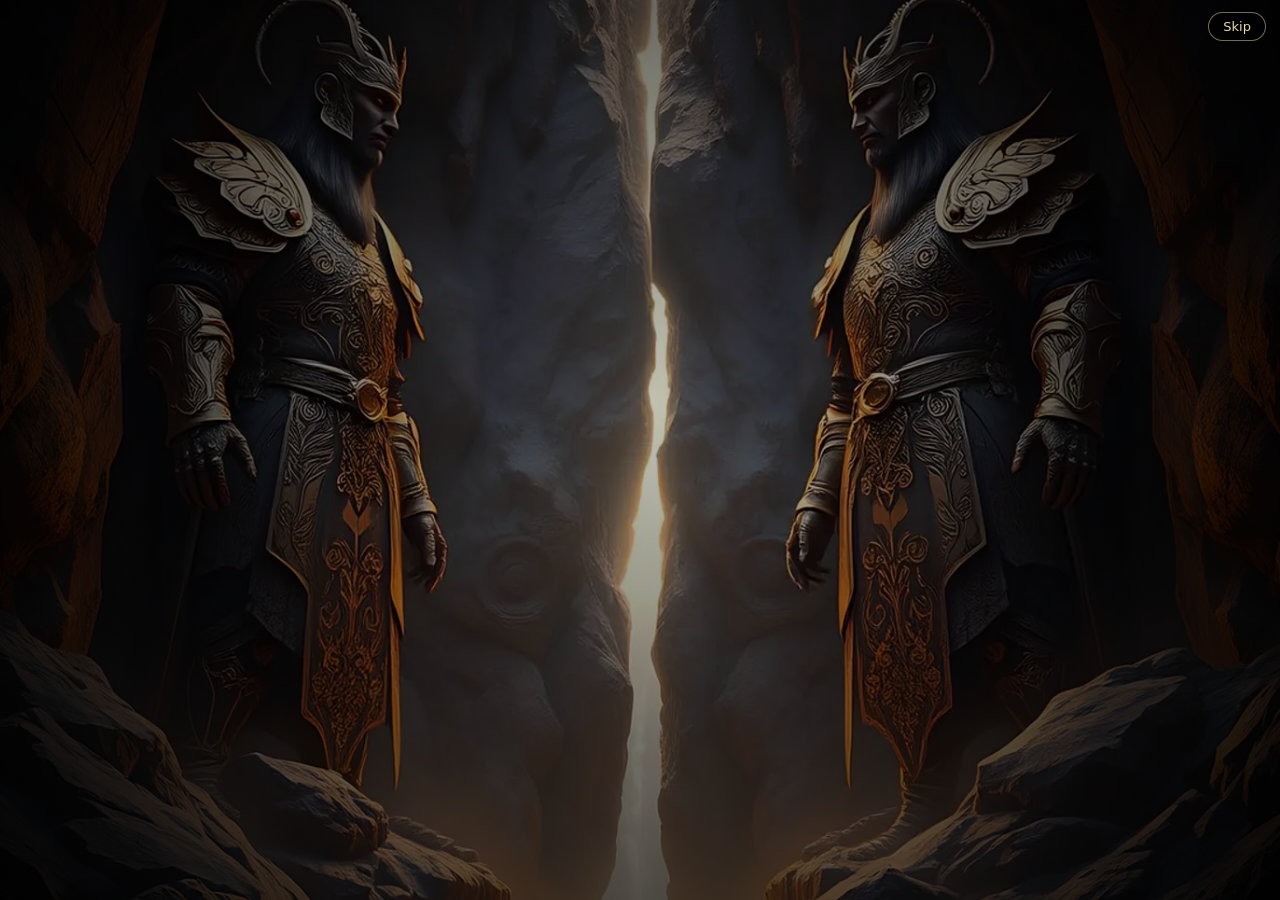
<file: index.html>
<!doctype html>
<html lang="ko">
<head>
  <meta charset="utf-8">
  <meta name="viewport" content="width=device-width,initial-scale=1,maximum-scale=1,user-scalable=no,viewport-fit=cover">
  <meta name="theme-color" content="#07070b">
  <meta name="mobile-web-app-capable" content="yes">
  <!-- home-screen name follows the page language: Korean by default, src/i18n swaps it when the language is set or changed -->
  <meta name="apple-mobile-web-app-title" content="심연의 기사">
  <meta name="application-name" content="심연의 기사">
  <title>심연의 기사</title>
  <link rel="stylesheet" href="styles/main.css">
  <script src="https://woomars.github.io/count.js" defer></script>
</head>
<body>
  <div id="stage">
    <canvas id="game"></canvas>
    <div id="ui"></div>
  </div>
  <script type="module" src="src/app/main.js?v=20261123-133449"></script>
</body>
</html>
</file>
<file: styles/main.css>
html, body {
  margin: 0;
  height: 100%;
  overflow: hidden;
  background: #07070b;
  color: #ddd6c4;
  font-family: system-ui, -apple-system, "Noto Sans KR", "Hiragino Sans", "Yu Gothic UI", "Yu Gothic", Meiryo, "Noto Sans JP", sans-serif;
  touch-action: none;
  user-select: none;
  -webkit-user-select: none;
  -webkit-touch-callout: none;
  -webkit-tap-highlight-color: transparent;
  overscroll-behavior: none;
}
/* the stage is rotated ±90° by JS when the viewport is portrait (forced landscape) */
#stage {
  position: fixed;
  left: 0;
  top: 0;
  transform-origin: 0 0;
  overflow: hidden;
}
#game {
  position: absolute;
  inset: 0;
  display: block;
  touch-action: none;
}
#ui {
  position: absolute;
  inset: 0;
  pointer-events: none;
}
.start-screen {
  position: fixed; inset: 0; z-index: 20; display: flex; align-items: center; justify-content: center;
  background: radial-gradient(ellipse at 50% 35%, #2a1430 0%, #0b0710 55%, #050308 100%);
  touch-action: none;
}
.start-screen .hint { font-size: 12px; color: #7d7290; }
#ui .interactive { pointer-events: auto; }

.hidden { display: none !important; }

/* top HUD */
.hud {
  position: absolute;
  top: calc(8px + env(safe-area-inset-top));
  left: calc(12px + env(safe-area-inset-left));
  right: calc(12px + env(safe-area-inset-right));
  display: flex;
  align-items: flex-start;
  justify-content: space-between;
  font-size: 12px;
}
.hud-left { display: flex; flex-direction: column; gap: 3px; }
.hp {
  position: relative; width: 170px; height: 14px; border: 1px solid #5a2a2a; background: #1a0d10; border-radius: 3px; overflow: hidden;
}
.hp-trail { position: absolute; inset: 0; width: 100%; background: #f2ece4; }
.hp-fill { position: absolute; inset: 0; background: linear-gradient(#c0392b, #7d1f17); }
.hp-text { position: absolute; inset: 0; font-size: 10px; line-height: 14px; text-align: center; color: #f4e6e6; text-shadow: 0 0 2px #000; }
.meta { display: flex; gap: 10px; color: #b3a8c4; }
.lv { color: #e8d9a8; font-weight: 700; }
.hud-center { color: #b3a8c4; padding-top: 2px; }
.hud-center .kills { color: #f0e6cf; font-weight: 700; font-size: 15px; }
.pause {
  width: 44px; height: 44px; border-radius: 10px; border: 1px solid #5a4f66; background: rgba(23, 18, 29, 0.8);
  color: #e8e3d6; font-size: 14px; letter-spacing: -2px; padding: 0; touch-action: none;
}

/* overlays */
.overlay {
  position: absolute; inset: 0; display: flex; align-items: center; justify-content: center;
  background: rgba(4, 3, 8, 0.72); pointer-events: auto;
}
.panel {
  display: flex; flex-direction: column; align-items: stretch; gap: 8px; min-width: 240px;
  padding: 16px 20px; background: #15111c; border: 1px solid #3b2f4f; border-radius: 12px;
}
.panel h2 { margin: 0 0 4px; font-size: 18px; text-align: center; color: #e8d9a8; }
.panel p { margin: 0 0 6px; font-size: 13px; text-align: center; color: #b3a8c4; }
.panel .row { display: flex; gap: 8px; }
.panel .row button { flex: 1; }
.panel button {
  min-height: 42px; border-radius: 8px; border: 1px solid #4a3d5c; background: #221a2c; color: #e8e3d6;
  font: inherit; font-size: 15px;
}
.panel button.primary { background: #3a2f45; border-color: #c9a86a; }
.panel button.danger { background: #4a1c1c; border-color: #a8443c; }
.rotate-card { display: flex; flex-direction: column; align-items: center; gap: 10px; padding: 24px; text-align: center; }
.rotate-card .brand {
  font-size: 52px; font-weight: 800; letter-spacing: 6px; color: #e8d9a8;
  text-shadow: 0 0 18px rgba(201, 168, 106, 0.55), 0 2px 0 #3a2410;
}
.rotate-card .brand-sub { margin-top: -8px; font-size: 13px; font-weight: 700; letter-spacing: 8px; color: #c9a86a; opacity: 0.8; }
.rotate-card .tagline { font-size: 14px; color: #b3a8c4; }
.rotate-card .blade {
  width: 180px; height: 3px; margin: 18px 0; border-radius: 2px;
  background: linear-gradient(90deg, transparent, #fff3c4, #c9a86a, transparent);
  box-shadow: 0 0 12px #ffd28a; transform: rotate(-18deg);
}
.rotate-card h2 { margin: 0; font-size: 17px; color: #e8d9a8; }

/* debug panel (?debug=1) */
.debug {
  position: absolute; z-index: 50; left: calc(8px + env(safe-area-inset-left)); top: 64px; bottom: 8px; width: 270px;
  display: flex; flex-direction: column; background: rgba(10, 8, 14, 0.88); border: 1px solid #3b2f4f;
  border-radius: 8px; font-size: 10px; color: #cfc6dc; overflow: hidden;
}
.debug.collapsed { display: none; } /* opened from the pause menu */
.debug.collapsed .dbody { display: none; }
.dhead { display: flex; align-items: center; gap: 8px; padding: 4px; }
.dhead button, .dbtns button {
  font: inherit; font-size: 11px; padding: 6px 8px; border-radius: 6px; border: 1px solid #4a3d5c; background: #221a2c; color: #e8e3d6;
}
.fps { color: #9fd8ff; margin-left: auto; }
.dhead button.on { border-color: #c9a86a; color: #ffe08a; }
.debug.wide { width: min(560px, calc(100% - 16px - env(safe-area-inset-left))); }
/* [튜닝] tab */
.dtune { flex: 1; min-height: 0; display: flex; flex-direction: column; padding: 0 6px 6px; gap: 4px; }
.dtune[hidden], .dbody[hidden] { display: none; }
.ttabs { display: flex; gap: 3px; overflow-x: auto; flex: none; padding-bottom: 2px; }
.ttabs button, .tacts button { font: inherit; font-size: 11px; padding: 5px 7px; border-radius: 6px; border: 1px solid #4a3d5c; background: #221a2c; color: #cfc6dc; white-space: nowrap; }
.ttabs button.on { border-color: #c9a86a; color: #ffe08a; }
.ttabs button.dirty::after { content: " •"; color: #ff9a6a; }
.tacts { display: flex; gap: 6px; flex: none; }
.tsp { flex: 1; }
.tmsg { color: #9fe0a0; font-size: 10px; flex: none; }
.tform { flex: 1; min-height: 0; overflow-y: auto; touch-action: pan-y; user-select: text; -webkit-user-select: text; }
.tnote { color: #8c829c; font-size: 9.5px; margin: 4px 0 1px; line-height: 1.35; }
.trow { display: flex; align-items: center; gap: 6px; padding: 2px 0; }
.trow.wide { flex-direction: column; align-items: stretch; }
.tk { flex: 1; min-width: 0; color: #e8e3d6; overflow-wrap: anywhere; }
.trow input[type=number], .trow input[type=text] { width: 84px; font: inherit; font-size: 11px; padding: 3px 4px; border-radius: 4px; border: 1px solid #4a3d5c; background: #120e17; color: #fff; user-select: text; -webkit-user-select: text; }
.trow textarea { font: inherit; font-size: 11px; background: #120e17; color: #fff; border: 1px solid #4a3d5c; border-radius: 4px; user-select: text; -webkit-user-select: text; }
.tarr { display: flex; gap: 3px; flex-wrap: wrap; justify-content: flex-end; }
.tarr input[type=number] { width: 52px; }
.tgrp { margin: 3px 0; padding-left: 8px; border-left: 1px solid #3b2f4f; }
.tgrp > summary { color: #b9a6d8; font-weight: bold; cursor: pointer; padding: 2px 0; }
.dbody { overflow-y: auto; padding: 4px 6px 8px; touch-action: pan-y; }
.dbtns { display: flex; gap: 6px; margin-bottom: 6px; align-items: center; }
.dbtns select { flex: 1; min-width: 0; font: inherit; font-size: 11px; padding: 5px 4px; border-radius: 6px; border: 1px solid #4a3d5c; background: #221a2c; color: #e8e3d6; }
.drow { display: grid; grid-template-columns: 1fr; margin-bottom: 4px; }
.drow input { width: 100%; }
.drow output { color: #e8d9a8; }
.dexport { width: 100%; height: 120px; font-size: 9px; }
.dsec { margin: 8px 0 4px; color: #e8d9a8; font-size: 11px; font-weight: bold; }
.dsec span { color: #8c829c; font-weight: normal; font-size: 9px; }
.dup { display: grid; grid-template-columns: 1fr 26px 22px 26px; gap: 4px; align-items: center; margin-bottom: 3px; }
.dup button { font: inherit; font-size: 12px; padding: 3px 0; border-radius: 5px; border: 1px solid #4a3d5c; background: #221a2c; color: #e8e3d6; }
.dup b { text-align: center; color: #fff; }
.dsh-t { margin: 6px 0 2px; color: #b9a6d8; font-weight: bold; border-bottom: 1px solid #3b2f4f; }
.dsh-r { display: grid; grid-template-columns: 1fr auto 52px; gap: 4px; line-height: 1.6; }
.dsh-r b { color: #fff; font-weight: normal; text-align: right; }
.dsh-r i { font-style: normal; text-align: right; color: #8c829c; }
.dsh-r i.up { color: #7ee08a; }
.dsh-r i.down { color: #ff8a7a; }
.dsh-fx { color: #e8d9a8; line-height: 1.5; }

/* special attack buttons (bottom-left corner by default; free positions after the layout mode) */
.skills {
  position: absolute;
  left: calc(14px + env(safe-area-inset-left));
  bottom: calc(14px + env(safe-area-inset-bottom));
  width: 170px;
  height: 160px;
}
.skill {
  --cd: 0%;
  position: absolute;
  width: 64px;
  height: 64px;
  border-radius: 50%;
  border: 2px solid #c9a86a;
  background:
    conic-gradient(rgba(7, 7, 11, 0.78) var(--cd), transparent 0),
    radial-gradient(circle at 50% 40%, #3a2f45, #17121d);
  color: #f0e6cf;
  font: inherit;
  padding: 0;
  touch-action: none;
  box-shadow: 0 0 12px rgba(201, 168, 106, 0.25);
  transition: transform 0.08s;
}
.skill.cooling { border-color: #5a4f66; box-shadow: none; }
.skill.fired { transform: scale(0.88); }
.skill.cooling .icon { opacity: 0.2; }
.skill .icon { font-size: 26px; line-height: 64px; }
.skill .wv-ic { width: 34px; height: 34px; vertical-align: middle; overflow: visible; }
.skill .cd {
  position: absolute; inset: 0; display: flex; align-items: center; justify-content: center;
  font-size: 20px; font-weight: 700; color: #fff; text-shadow: 0 0 4px #000;
}
.skill .label {
  position: absolute; left: 50%; top: 100%; transform: translateX(-50%);
  font-size: 10px; white-space: nowrap; color: #9a8fae; margin-top: 2px;
}
.skill-0 { left: 0; bottom: 14px; }
.skill-1 { left: 84px; bottom: 0; }
.skill-2 { left: 14px; bottom: 96px; }
.skills.custom { left: 0; top: 0; right: 0; bottom: 0; width: auto; height: auto; }
.skills.editing { z-index: 46; }
.skills.editing .skill { outline: 2px dashed #ffe08a; outline-offset: 4px; animation: le-wiggle 1.2s ease-in-out infinite; }
.skills.editing .skill.dragging { animation: none; transform: scale(1.12); }
@keyframes le-wiggle { 50% { transform: rotate(-4deg); } }
.layout-edit { position: absolute; inset: 0; z-index: 45; background: rgba(4, 3, 8, 0.55); display: flex; justify-content: center; align-items: flex-start; }
.le-bar { margin-top: calc(14px + env(safe-area-inset-top)); display: flex; align-items: center; gap: 10px; padding: 8px 12px; border-radius: 10px; background: rgba(21, 17, 28, 0.95); border: 1px solid #c9a86a; color: #f0e6cf; font-size: 14px; max-width: 92%; flex-wrap: wrap; justify-content: center; }

/* low HP warning */
.hud.low-hp .hp { animation: hp-pulse 0.8s ease-in-out infinite; }
@keyframes hp-pulse { 50% { box-shadow: 0 0 10px #ff3b30; } }

/* aiming a directional skill */
.skill.aiming { transform: scale(1.12); border-color: #9fd8ff; box-shadow: 0 0 16px rgba(159, 216, 255, 0.6); }

/* game over */
.game-over { background: rgba(20, 2, 6, 0.8); z-index: 15; }
.game-over .go-title { font-size: 30px; letter-spacing: 6px; color: #ff5a4f; text-shadow: 0 0 14px rgba(255, 60, 50, 0.6); }
.game-over .go-stats { display: flex; gap: 24px; justify-content: center; margin: 6px 0 10px; }
.game-over .go-stats div { display: flex; flex-direction: column; align-items: center; gap: 2px; }
.game-over .go-stats span { font-size: 12px; color: #b3a8c4; }
.game-over .go-stats b { font-size: 22px; color: #e8d9a8; }
.game-over .go-best { margin: 0 0 8px; font-size: 14px; color: #c9bfd8; }
.game-over .go-best.new { color: #ffd76a; font-weight: 700; }

/* dungeon HUD */
.meta .floor { color: #e8d9a8; font-weight: 700; }
.gold-icon { color: #e6c35c; font-size: 10px; }
.meta .gold { color: #f0d890; font-weight: 700; }
.hud-center .left { color: #f0e6cf; font-weight: 700; }

/* center announcement */
.banner { position: absolute; left: 0; right: 0; top: 24%; text-align: center; pointer-events: none; z-index: 6; }
.banner.show { animation: banner-in 0.35s ease-out; }
.banner-title {
  font-size: 30px; font-weight: 800; letter-spacing: 3px; color: #f0dfae;
  text-shadow: 0 0 16px rgba(201, 168, 106, 0.6), 0 2px 0 #000;
}
.banner-sub { margin-top: 4px; font-size: 14px; color: #c9bfd8; text-shadow: 0 1px 0 #000; }
.banner.boss .banner-title { color: #ff8a70; text-shadow: 0 0 18px rgba(255, 70, 50, 0.7), 0 2px 0 #000; }
.banner.reward .banner-title { font-size: 24px; color: #ffe08a; }
@keyframes banner-in { from { opacity: 0; transform: translateY(10px) scale(0.96); } to { opacity: 1; transform: none; } }

/* treasure cards */
.relic-picker { z-index: 12; background: radial-gradient(ellipse at center, rgba(40, 28, 10, 0.78), rgba(4, 3, 8, 0.88)); }
.rp-wrap { display: flex; flex-direction: column; align-items: center; gap: 10px; padding: 0 16px; max-width: 100%; }
.rp-title { margin: 0; font-size: 20px; color: #ffe08a; letter-spacing: 2px; text-shadow: 0 0 14px rgba(255, 200, 90, 0.5), 0 2px 0 #000; animation: banner-in 0.35s ease-out; }
.rp-bottom { display: flex; align-items: center; gap: 14px; opacity: 0; transition: opacity 0.3s; }
.relic-picker.ready .rp-bottom { opacity: 1; }
.rp-hint { font-size: 12px; color: #9c91ad; }
.rp-gold, .rp-price { font-size: 12px; color: #b3a8c4; }
.rp-gold b, .rp-cost { color: #f0d890; }
.gold-icon { color: #f0d890; }
.rp-reroll {
  min-height: 38px; padding: 0 14px; border-radius: 8px; border: 1px solid #c9a86a; background: #3a2f45;
  color: #e8e3d6; font: inherit; font-size: 14px; touch-action: manipulation;
}
.rp-reroll:disabled { opacity: 0.45; border-color: #4a3d5c; }
.rp-rarity em { font-style: normal; color: var(--tc); }
.rp-card.t-1, .rp-card.t-2 { outline: 2px solid var(--tc); outline-offset: 3px; }
.rp-card.t-1 .rp-desc, .rp-card.t-2 .rp-desc { color: var(--tc); font-weight: 700; }
.rp-card.t-2::after {
  content: ''; position: absolute; inset: -6px; pointer-events: none; border-radius: 15px; border: 2px solid var(--tc);
  box-shadow: 0 0 18px var(--tc); opacity: 0.55; animation: rp-shine 1.6s ease-in-out infinite;
}
@keyframes rp-shine { 50% { opacity: 0.15; } }
.rp-cards { display: flex; gap: 14px; justify-content: center; max-width: 100%; }
.rp-card {
  --rc: #a7b0ba;
  position: relative; display: flex; flex-direction: column; align-items: center; gap: 6px;
  width: min(30vw, 168px); min-height: min(58vh, 230px); padding: 12px 10px 14px;
  border: 2px solid var(--rc); border-radius: 12px; color: #e8e3d6; font: inherit; text-align: center;
  background: linear-gradient(180deg, #241c30, #120e18 70%);
  box-shadow: 0 0 0 1px #000, 0 6px 18px rgba(0, 0, 0, 0.6), inset 0 0 22px rgba(0, 0, 0, 0.6);
  opacity: 0; transform: translateY(40px) rotateY(80deg) scale(0.9);
  animation: rp-in 0.45s cubic-bezier(.2, .9, .3, 1.2) var(--d) forwards;
  pointer-events: none; touch-action: manipulation;
}
.relic-picker.ready .rp-card { pointer-events: auto; }
.rp-card.r-rare { box-shadow: 0 0 14px rgba(90, 160, 255, 0.45), 0 6px 18px rgba(0, 0, 0, 0.6), inset 0 0 22px rgba(0, 0, 0, 0.6); }
.rp-card.r-epic { box-shadow: 0 0 20px rgba(194, 124, 255, 0.6), 0 6px 18px rgba(0, 0, 0, 0.6), inset 0 0 22px rgba(0, 0, 0, 0.6); }
.rp-rarity { font-size: 11px; font-weight: 700; letter-spacing: 2px; color: var(--rc); }
.rp-icon {
  display: flex; align-items: center; justify-content: center; width: 60px; height: 60px; margin: 2px 0 4px;
  border-radius: 50%; border: 1px solid var(--rc); color: var(--rc);
  background: radial-gradient(circle, rgba(255, 255, 255, 0.08), transparent 70%);
}
.rp-name { font-size: 16px; color: #f4e6c4; }
.rp-desc { font-size: 13px; line-height: 1.35; color: #c9bfd8; }
.rp-owned { position: absolute; top: 8px; right: 9px; font-size: 10px; color: #9c91ad; }
.rp-card.picked { animation: rp-pick 0.42s ease-out forwards; }
.rp-card.dropped { animation: rp-drop 0.3s ease-in forwards; }
@keyframes rp-in { to { opacity: 1; transform: none; } }
@keyframes rp-pick { 0% { opacity: 1; transform: none; } 40% { transform: scale(1.12); box-shadow: 0 0 34px var(--rc); } 100% { opacity: 0; transform: translateY(-30px) scale(0.8); } }
@keyframes rp-drop { from { opacity: 1; transform: none; } to { opacity: 0; transform: translateY(30px) scale(0.92); } }

/* owned treasures under the HUD */
.relics { display: flex; flex-wrap: wrap; gap: 4px; max-width: 220px; }
.relics .rl { position: relative; display: flex; align-items: center; justify-content: center; width: 22px; height: 22px; border-radius: 5px; border: 1px solid #4a3d5c; background: rgba(23, 18, 29, 0.75); color: #e8d9a8; }
.relics .rl b { position: absolute; right: -3px; bottom: -4px; font-size: 9px; color: #fff; text-shadow: 0 0 2px #000, 0 0 2px #000; }

/* equipment cells */
.icell {
  --gc: #a7b0ba; --qc: transparent;
  position: relative; display: inline-flex; align-items: center; justify-content: center; padding: 0;
  width: 40px; height: 40px; border-radius: 7px; border: 2px solid var(--gc); color: var(--gc);
  background: radial-gradient(circle, rgba(255, 255, 255, 0.06), rgba(10, 8, 14, 0.85) 70%); font: inherit;
}
.icell.q1, .icell.q2 { outline: 2px solid var(--qc); outline-offset: 1px; }
.icell.g-legendary { box-shadow: 0 0 10px rgba(255, 154, 60, 0.55); }
.icell .ilv { position: absolute; right: 2px; top: 0; font-size: 10px; font-weight: 800; color: #fff; text-shadow: 0 0 3px #000, 0 0 2px #000; }
.icell.scar::after { content: ''; position: absolute; left: 3px; bottom: 3px; width: 7px; height: 7px; border-radius: 50%; background: #c8443a; box-shadow: 0 0 4px #c8443a; }
.pocket-wrap { color: #b3a8c4; display: inline-flex; align-items: center; gap: 2px; }
.pocket-wrap .pocket { color: #e8e3d6; font-weight: 700; }

/* pickup notices */
.loot-toasts { position: absolute; top: calc(36px + env(safe-area-inset-top)); left: 50%; transform: translateX(-50%); display: flex; flex-direction: column; align-items: center; gap: 4px; pointer-events: none; z-index: 5; }
.loot-toast { display: flex; align-items: center; gap: 6px; padding: 3px 10px 3px 4px; border-radius: 8px; background: rgba(12, 9, 16, 0.85); border: 1px solid #3b2f4f; font-size: 12px; animation: banner-in 0.25s ease-out; transition: opacity 0.4s; }
.loot-toast .icell { width: 22px; height: 22px; border-width: 1.5px; border-radius: 5px; }
.loot-toast.warn { padding: 4px 10px; color: #ffb0a0; }
.loot-toast.out { opacity: 0; }
.loot-toast.g-legendary { border-color: #ff9a3c; box-shadow: 0 0 12px rgba(255, 154, 60, 0.5); }

/* ---------- title (inside the landscape stage) ---------- */
.title-menu { z-index: 30; background: radial-gradient(ellipse at 50% 35%, #2a1430 0%, #0b0710 55%, #050308 100%); }
.tm-main { display: flex; flex-direction: column; align-items: center; gap: 8px; text-align: center; }
.tm-main .brand { font-size: 48px; font-weight: 800; letter-spacing: 6px; color: #e8d9a8; text-shadow: 0 0 18px rgba(201, 168, 106, 0.55), 0 2px 0 #3a2410; }
.tm-main .brand-sub { margin-top: -6px; font-size: 13px; font-weight: 700; letter-spacing: 8px; color: #c9a86a; opacity: 0.8; }
.tm-main .tagline { font-size: 14px; color: #b3a8c4; }
.tm-main .blade { width: 180px; height: 3px; margin: 12px 0; border-radius: 2px; background: linear-gradient(90deg, transparent, #fff3c4, #c9a86a, transparent); box-shadow: 0 0 12px #ffd28a; transform: rotate(-12deg); }
.tm-buttons { display: flex; gap: 14px; margin-top: 6px; }
.tm-btn { min-width: 130px; min-height: 44px; padding: 0 18px; border-radius: 9px; border: 1px solid #4a3d5c; background: #221a2c; color: #e8e3d6; font: inherit; font-size: 16px; touch-action: manipulation; }
.tm-btn.primary { background: #3a2f45; border-color: #c9a86a; color: #ffe08a; }
.tm-btn.danger { background: #4a1c1c; border-color: #a8443c; }
.tm-btn.small { min-width: 70px; min-height: 36px; font-size: 13px; }
.tm-btn:disabled { opacity: 0.4; }
.tm-panel { display: flex; flex-direction: column; gap: 10px; align-items: stretch; width: min(560px, 92%); padding: 16px 20px; background: rgba(21, 17, 28, 0.92); border: 1px solid #3b2f4f; border-radius: 12px; }
.tm-panel h2 { margin: 0; font-size: 18px; text-align: center; color: #e8d9a8; }
.tm-panel p { margin: 0; font-size: 13px; text-align: center; color: #b3a8c4; }
.tm-row { display: flex; gap: 10px; justify-content: center; }
.tm-slots { display: flex; flex-direction: column; gap: 7px; }
.tm-slot { display: flex; align-items: center; gap: 12px; min-height: 52px; padding: 6px 12px; border-radius: 9px; border: 1px solid #4a3d5c; background: #1b1522; color: #e8e3d6; font: inherit; text-align: left; touch-action: manipulation; }
.tm-slot:disabled { opacity: 0.45; }
.tm-slot .tm-no { width: 24px; height: 24px; border-radius: 50%; background: #2c2236; color: #c9a86a; display: flex; align-items: center; justify-content: center; font-weight: 800; flex: none; }
.tm-slot .tm-who { display: flex; flex-direction: column; flex: 1; }
.tm-slot .tm-who b { font-size: 15px; color: #f4e6c4; }
.tm-slot small { font-size: 11px; color: #9c91ad; }
.tm-slot .tm-when { display: flex; flex-direction: column; align-items: flex-end; }
.tm-slot .tm-empty { color: #7d7290; }
.tm-name { display: flex; gap: 8px; align-items: center; justify-content: center; }
.tm-name label { display: flex; gap: 8px; align-items: center; color: #c9bfd8; }
.tm-name input { width: 150px; height: 36px; padding: 0 10px; border-radius: 7px; border: 1px solid #4a3d5c; background: #0f0b14; color: #f4e6c4; font: inherit; font-size: 16px; user-select: text; -webkit-user-select: text; touch-action: manipulation; }

/* ---------- heir ---------- */
.heir-screen { z-index: 25; background: radial-gradient(ellipse at 50% 40%, rgba(40, 20, 30, 0.95), rgba(5, 3, 8, 0.97)); }
.hs-panel { display: flex; flex-direction: column; align-items: center; gap: 8px; text-align: center; max-width: 92%; max-height: calc(100% - 16px); }
/* the record scrolls; the button row stays on screen however many medals there are */
.hs-scroll { display: flex; flex-direction: column; align-items: center; gap: 8px; overflow-y: auto; min-height: 0; flex: 1 1 auto; padding: 4px 6px; }
.hs-actions { flex: none; padding-bottom: 4px; }
.hs-note { margin: 0; color: #ffb0a0; font-size: 13px; }
.hs-father { padding: 10px 22px; border: 1px solid #4a2a33; border-radius: 12px; background: rgba(30, 12, 18, 0.7); }
.hs-label { font-size: 12px; color: #9c91ad; letter-spacing: 2px; }
.hs-name { font-size: 24px; font-weight: 800; color: #e8d9a8; }
.hs-fell { color: #ff8a70; font-size: 14px; margin-bottom: 6px; }
.hs-stats { display: flex; gap: 18px; justify-content: center; }
.hs-stats span { display: flex; flex-direction: column; font-size: 11px; color: #9c91ad; }
.hs-stats b { font-size: 18px; color: #f0e6cf; }
.hs-kept { margin-top: 6px; font-size: 13px; color: #9be3b0; }
.hs-kept.dim, .dim { color: #7d7290; }
.hs-arrow { color: #c9a86a; }
.hs-heir { font-size: 17px; color: #f0e6cf; }
.hs-heir b { color: #ffe08a; }
.hs-heir small { display: block; font-size: 12px; color: #9c91ad; }
.game-over .go-fate { font-size: 13px; color: #c9bfd8; text-align: center; margin: -2px 0 8px; display: flex; flex-direction: column; gap: 2px; }
.up { color: #7fe07f; }
.down { color: #ff6a5c; }

/* HUD level / xp */
.xp-row { display: flex; align-items: center; gap: 6px; }
.xp-row .lv { color: #ffe08a; font-weight: 800; font-size: 11px; }
.xp { width: 110px; height: 4px; border-radius: 2px; background: #1a1420; overflow: hidden; }
.xp-fill { height: 100%; width: 0; background: linear-gradient(90deg, #c9a86a, #ffe08a); }
.xp-row .who { color: #9c91ad; font-size: 10px; }

/* ---------- forge ---------- */
.forge-screen { z-index: 20; display: block; background: none; font-size: 12px; color: #e8e3d6; }
.fg-bg { position: absolute; inset: 0;
  background:
    radial-gradient(ellipse 45% 55% at 18% 108%, rgba(255, 120, 30, 0.42), transparent 70%),
    radial-gradient(ellipse 25% 25% at 20% 100%, rgba(255, 200, 80, 0.35), transparent 70%),
    linear-gradient(180deg, #17110f 0%, #1d1512 55%, #2a1a12 100%); }
.fg-bg::before { content: ""; position: absolute; inset: 0; opacity: 0.22;
  background-image: linear-gradient(#000 2px, transparent 2px), linear-gradient(90deg, #000 2px, transparent 2px);
  background-size: 64px 32px, 64px 64px; }
.fg-bg::after { content: ""; position: absolute; left: 8%; bottom: 0; width: 150px; height: 66px; opacity: 0.5;
  background: linear-gradient(#000, #000) 30px 0/90px 22px no-repeat, linear-gradient(#000, #000) 58px 20px/34px 26px no-repeat, linear-gradient(#000, #000) 38px 44px/74px 22px no-repeat; }
.fg-top { position: absolute; left: 0; right: 0; top: 0; height: 42px; display: flex; align-items: center; gap: 8px;
  padding: 0 calc(10px + env(safe-area-inset-right)) 0 calc(12px + env(safe-area-inset-left));
  background: linear-gradient(rgba(0, 0, 0, 0.7), rgba(0, 0, 0, 0.25)); border-bottom: 1px solid rgba(201, 168, 106, 0.25); }
.fg-title { font-weight: 800; letter-spacing: 3px; color: #e8d9a8; font-size: 15px; }
.fg-who { color: #9c91ad; font-size: 11px; white-space: nowrap; overflow: hidden; text-overflow: ellipsis; max-width: 26%; }
.fg-tabs { display: flex; gap: 3px; }
.fg-tab { min-height: 32px; padding: 0 12px; border: 1px solid #4a3d5c; border-radius: 7px; background: #1b1522; color: #9c91ad; font: inherit; font-size: 13px; }
.fg-tab.on { background: #3a2f45; color: #ffe08a; border-color: #c9a86a; }
.fg-sp { flex: 1; }
.fg-gold { color: #f0d890; font-weight: 700; display: inline-flex; gap: 3px; align-items: center; }
.fg-btn { min-height: 34px; padding: 0 12px; border-radius: 7px; border: 1px solid #4a3d5c; background: #221a2c; color: #e8e3d6; font: inherit; font-size: 13px; white-space: nowrap; touch-action: manipulation; }
.fg-btn.pri { background: #3a2f45; border-color: #c9a86a; color: #ffe08a; }
.fg-btn.red { background: #4a1c1c; border-color: #a8443c; }
.fg-btns .fg-btn.fix { width: 112px; flex: none; padding: 0 4px; white-space: nowrap; overflow: hidden; text-overflow: ellipsis; } /* the enhance/engrave pair: one size */
.fg-btns .fg-pair { gap: 28px; } /* far apart, so one is not hit for the other */
.fg-costs { display: flex; flex-wrap: wrap; gap: 4px 16px; padding: 4px 2px 2px; font-size: 12px; }
.fg-cost { display: flex; align-items: baseline; gap: 6px; } .fg-cost i { font-style: normal; color: #9c91ad; } .fg-cost b { color: #f0d890; } .fg-cost small { font-size: 11px; }
.fg-btn.promote { background: #4a3a14; border-color: #ffb347; color: #ffd27a; } /* [승급]: +10 */
.fg-btn.small { min-height: 30px; font-size: 12px; padding: 0 9px; color: #9c91ad; }
.fg-btn:disabled { opacity: 0.4; }
.fg-body { position: absolute; left: calc(10px + env(safe-area-inset-left)); right: calc(10px + env(safe-area-inset-right)); top: 48px; bottom: 8px; display: grid; grid-template-columns: 46% minmax(0, 1fr); gap: 8px; }
/* left: gear panel over the stats strip; right: items over the buttons (the strips are the same height) */
.fg-col { position: relative; display: flex; flex-direction: column; gap: 6px; min-width: 0; min-height: 0; }
.fg-panel { position: relative; min-height: 0; border: 1px solid #3b2f4f; border-radius: 8px; background: rgba(12, 9, 16, 0.9); }
.fg-gear { flex: 1; overflow-y: auto; touch-action: pan-y; padding: 6px 8px; }
.fg-gear.dollmode { padding: 4px; display: flex; flex-direction: column; }
.fg-gear .fg-h { display: flex; align-items: center; gap: 6px; margin: 0 0 4px; }
.fg-gear .fg-h small { color: #9c91ad; font-weight: 400; }
.fg-back { margin-left: auto; }
.fg-items { flex: 1; display: flex; flex-direction: column; gap: 5px; padding: 5px 7px; }
.fg-btns, .fg-gain { height: 50px; flex: none; display: flex; align-items: center; gap: 6px; padding: 0 7px; }
.fg-gain { gap: 14px; padding: 0 10px; }
.fg-btns { overflow: hidden; gap: 5px; }
.fg-btns .fg-act-l, .fg-btns .fg-act-r { flex-wrap: nowrap; align-items: center; gap: 5px; }
.fg-btns .fg-btn { padding: 0 9px; font-size: 12.5px; }
.fg-sv { display: flex; flex-direction: column; white-space: nowrap; }
.fg-sv span { font-size: 10px; color: #9c91ad; }
.fg-sv b { font-size: 13px; }
.fg-gain .fg-sv b { font-size: 14px; }
.fg-sv i { font-style: normal; font-size: 10px; font-weight: 700; margin-left: 3px; }
.fg-sv b.gold { color: #f0d890; }
.fg-warn { color: #ffb0a0; font-size: 11.5px; padding: 3px 4px 5px; }
.fg-btns .fg-askrow { flex: 1 1 auto; min-width: 0; }
.fg-btns .fg-ask { min-width: 0; padding: 0; line-height: 1.25; overflow: hidden; } /* 분해 question in the button panel */
/* the doll fits its panel at any height (no scrolling): the slot size follows the panel height (cqh) */
.fg-doll { flex: 1; min-height: 0; position: relative; display: grid; gap: 2px; container-type: size;
  grid-template-columns: 1fr 1fr 1fr; grid-template-rows: repeat(4, minmax(0, 1fr));
  grid-template-areas: "amulet helm ring1" "weapon armor gloves" "weapon armor ring2" "setb boots ."; }
.fs-set { grid-area: setb; display: flex; align-items: flex-end; justify-content: flex-start; z-index: 1; min-height: 0; }
.fg-sil { grid-area: 1 / 2 / 5 / 3; margin: 6px 14%; border-radius: 40px 40px 14px 14px; background: rgba(255, 255, 255, 0.04); border: 1px solid rgba(255, 255, 255, 0.06); }
.fg-slot { display: flex; flex-direction: column; align-items: center; justify-content: center; gap: 1px; z-index: 1; min-height: 0; }
.fg-slot .icell, .fg-slot-empty { width: 44px; height: 44px; width: clamp(28px, calc(25cqh - 17px), 44px); height: clamp(28px, calc(25cqh - 17px), 44px); }
.fg-slot-empty { display: flex; align-items: center; justify-content: center; border: 2px dashed #3a3346; border-radius: 8px; color: #4a4258; background: rgba(10, 8, 14, 0.6); }
.fg-slot-name { font-size: 10px; color: #9c91ad; }
.fs-weapon { grid-area: weapon; } .fs-helm { grid-area: helm; } .fs-armor { grid-area: armor; } .fs-gloves { grid-area: gloves; }
.fs-boots { grid-area: boots; } .fs-amulet { grid-area: amulet; } .fs-ring1 { grid-area: ring1; } .fs-ring2 { grid-area: ring2; }
.fg-stats { height: 50px; flex: none; display: flex; align-items: center; gap: 9px; padding: 0 8px; }
.fg-svs { flex: 1; min-width: 0; display: flex; align-items: center; gap: 8px; overflow: hidden; }
.fg-sdet { position: absolute; inset: 0; z-index: 3; overflow-y: auto; touch-action: pan-y; padding: 8px 10px; border: 1px solid #c9a86a; border-radius: 8px; background: rgba(8, 6, 11, 0.97); }
.fg-sdet .fg-h { display: flex; align-items: center; gap: 6px; margin: 0 0 6px; }
.fg-sdet .fg-h small { color: #9c91ad; font-weight: 400; }
.fg-sdet .fg-h .fg-btn { margin-left: auto; }
.fg-allstats { display: grid; grid-template-columns: 1fr 1fr; gap: 4px 18px; }
.fg-st { display: flex; justify-content: space-between; gap: 6px; font-size: 11.5px; white-space: nowrap; }
.fg-st span { color: #9c91ad; }
.fg-st em { font-style: normal; color: #8fc9a0; font-size: 10px; margin-left: 4px; font-weight: 400; }
.fg-st i { font-style: normal; font-weight: 700; margin-left: 3px; font-size: 10.5px; }
/* the set button in the doll's corner: one set, or a row per set */
.fg-set { flex: none; min-width: 74px; display: flex; flex-direction: column; padding: 2px 10px; border: 1px solid #6b4b8c; border-radius: 7px; background: #241a30; color: #c27cff; font: inherit; }
.fg-set span { font-size: 10px; }
.fg-set b { font-size: 13px; color: #c27cff; }
.fg-set.multi { justify-content: center; gap: 0; padding: 2px 7px; }
.fg-set.multi .sr { display: flex; justify-content: space-between; gap: 8px; font-size: 10.5px; line-height: 1.1; white-space: nowrap; }
.fg-set.multi .sr b { font-size: 10.5px; }
.fg-set.multi .more { font-size: 9.5px; line-height: 1.1; color: #9c84b8; text-align: center; }
.fg-set.done { border-color: #c9a0ff; box-shadow: 0 0 8px rgba(201, 160, 255, 0.35); }
.fg-set .sr.ok { color: #f0e2ff; }
.fg-set.triple { border-color: #ffcf5a; box-shadow: 0 0 12px rgba(255, 207, 90, 0.5); }
.fg-set.triple .sr b { color: #ffcf5a; }
.fg-bagtabs { display: flex; gap: 4px; }
.fg-bagtab { min-height: 30px; padding: 0 12px; border-radius: 6px; border: 1px solid #4a3d5c; color: #9c91ad; background: #16111c; font: inherit; font-size: 12px; }
.fg-bagtab.on { color: #ffe08a; border-color: #c9a86a; background: #2c2236; }
.fg-note { font-size: 10.5px; color: #8f84a2; }
.fg-scroll { flex: 1; min-height: 40px; overflow-y: auto; touch-action: pan-y; padding: 3px; }
.fg-grid { display: grid; grid-template-columns: repeat(auto-fill, 44px); gap: 6px; }
.fg-grid .icell { width: 44px; height: 44px; }
.icell.sel { box-shadow: 0 0 0 2px #fff, 0 0 12px rgba(255, 255, 255, 0.4); }
.icell.chk::before { content: "✓"; position: absolute; right: -5px; bottom: -6px; width: 16px; height: 16px; border-radius: 50%; background: #c9a86a; color: #000; font-size: 11px; font-weight: 900; display: flex; align-items: center; justify-content: center; z-index: 2; }
.fg-empty { color: #6d6380; padding: 10px; }
.fg-cell { width: 44px; height: 44px; box-sizing: border-box; border: 2px dashed #3a3346; border-radius: 7px; background: rgba(10, 8, 14, 0.5); } /* an empty place */
.fg-cell.lock { border-style: solid; border-color: #241f2c; background: rgba(0, 0, 0, 0.35); opacity: 0.45; } /* a stash place not bought yet */
.fg-detail { display: flex; gap: 8px; flex-wrap: wrap; align-items: flex-start; }
.fg-detail > * { flex: 1; min-width: 150px; }
.fg-cmp { border-left: 1px solid #2a2234; padding-left: 8px; }
.fg-grow { display: flex; justify-content: space-between; gap: 6px; }
.fg-cmp-h { font-size: 10px; color: #9c91ad; }
.fg-delta { display: flex; flex-direction: column; gap: 0; margin-top: 3px; font-size: 11px; }
.fg-delta.wide { display: grid; grid-template-columns: repeat(2, minmax(0, 1fr)); gap: 0 10px; margin-top: 4px; padding-top: 3px; border-top: 1px solid #2a2234; }
.fg-delta.wide > span { white-space: nowrap; overflow: hidden; text-overflow: ellipsis; }
/* short screens (a phone in a browser with its bars): thinner strips so the panels keep their room */
@media (max-height: 330px) { .fg-body { top: 44px; bottom: 5px; } .fg-stats, .fg-btns, .fg-gain { height: 42px; } .fg-col { gap: 5px; } .fg-chip { padding-top: 2px; padding-bottom: 2px; } }
/* a picked item's details fit the gear panel without scrolling: text follows the panel height (cqh) */
.fg-gear:not(.dollmode) { container-type: size; }
.fg-gear:not(.dollmode) .fg-h { margin: 0 0 2px; }
.fg-gear:not(.dollmode) .fg-h .fg-btn.small { min-height: 26px; }
.fg-gear:not(.dollmode) .idetail .iline, .fg-gear:not(.dollmode) .fg-delta { font-size: clamp(9px, 5cqh, 11.5px); line-height: 1.24; }
.fg-gear:not(.dollmode) .fg-pieces { margin: 2px 0 4px; }
.fg-gear:not(.dollmode) .fg-piece { padding: 3px 2px; font-size: clamp(9px, 5cqh, 11px); }
.fg-gear:not(.dollmode) .fg-piece svg { width: clamp(14px, 9cqh, 22px); height: clamp(14px, 9cqh, 22px); }
.fg-gear:not(.dollmode) .fg-bonuses { gap: 1px; }
.fg-gear:not(.dollmode) .fg-bonus { font-size: clamp(9px, 5.4cqh, 12px); line-height: 1.3; }
.fg-gear:not(.dollmode) .idetail .ieffect, .fg-gear:not(.dollmode) .idetail .iset, .fg-gear:not(.dollmode) .idetail .iheir { font-size: clamp(9px, 4.8cqh, 11px); line-height: 1.25; }
.fg-gear:not(.dollmode) .idetail .iname { font-size: clamp(11px, 5.8cqh, 13px); }
.idetail .iname { font-weight: 800; font-size: 13px; }
.idetail .isub { font-size: 10.5px; color: #9c91ad; margin-bottom: 2px; }
.idetail .iline { font-size: 11.5px; color: #c9bfd8; }
.idetail .iline.ibase { color: #f0e6cf; }
.idetail .ieffect { font-size: 11px; color: #ff9a3c; margin-top: 2px; }
.idetail .iset { font-size: 11px; color: #c27cff; }
.idetail .iheir { font-size: 11px; color: #9be3b0; margin-top: 3px; }
.idetail .iheir i { color: #c9bfd8; }
.idetail .iscar { color: #ff6a5c; }
.fg-h { color: #e8d9a8; font-weight: 700; margin: 4px 0; }
.pw { display: inline-block; width: 9px; height: 9px; border-radius: 50%; margin-right: 3px; vertical-align: -1px; }
.pw.t0 { background: #c9ced6; }
.pw.t1 { background: #7fe0a0; }
.pw.t2 { background: #ffcf5a; box-shadow: 0 0 6px #ffcf5a; }
.fg-enh-top { display: flex; align-items: center; gap: 8px; margin: 2px 0 5px; }
.fg-enh-lv { font-size: 15px; font-weight: 800; white-space: nowrap; }
.fg-enh-top .fg-gauge { flex: 1; }
.fg-gauge { position: relative; height: 12px; border-radius: 6px; background: #1a1420; border: 1px solid #3a3346; overflow: hidden; }
.fg-gauge i { position: absolute; top: 0; bottom: 0; left: 0; background: linear-gradient(90deg, #c9a86a, #ffe08a); }
.fg-gauge i.add { background: repeating-linear-gradient(45deg, rgba(127, 224, 160, 0.9) 0 6px, rgba(127, 224, 160, 0.55) 6px 12px); }
.fg-chips { display: flex; gap: 5px; margin-bottom: 6px; }
.fg-chip { flex: 1; display: flex; flex-direction: column; align-items: flex-start; min-width: 0; padding: 4px 6px; border-radius: 8px; border: 1px solid #4a3d5c; background: #1b1522; color: #e8e3d6; font: inherit; font-size: 11px; }
.fg-chip.on { border-color: #ffe08a; background: #2e2438; }
.fg-chip small { color: #9c91ad; font-size: 10px; }
.fg-chip:disabled { opacity: 0.4; }
.fg-stepper { display: inline-flex; align-items: stretch; border: 1px solid #4a3d5c; border-radius: 7px; overflow: hidden; }
.fg-stepper button:disabled { opacity: 0.4; }
.fg-stepper button { min-width: 34px; min-height: 32px; border: 0; background: #1b1522; color: #e8e3d6; font: inherit; }
.fg-stepper b { min-width: 34px; display: flex; align-items: center; justify-content: center; background: #0f0b14; }
.fg-setn { color: #c27cff; font-size: 12px; margin-left: 8px; }
.fg-pieces { display: flex; gap: 5px; margin: 4px 0 8px; }
.fg-piece { flex: 1; min-width: 0; word-break: keep-all; display: flex; flex-direction: column; align-items: center; gap: 2px; padding: 5px 2px; border-radius: 8px; border: 1px dashed #3a3346; color: #3f3850; font-size: 11px; text-align: center; }
.fg-piece.seen { border-style: solid; border-color: #8c5a2c; color: #ff9a3c; } /* set pieces are legendary */
.fg-piece.on { background: rgba(255, 154, 60, 0.15); box-shadow: 0 0 10px rgba(255, 154, 60, 0.4); }
.fg-bonuses { display: flex; flex-direction: column; gap: 3px; }
.fg-bonus { color: #6d6380; }
.fg-bonus.on { color: #e6c8ff; }
.fg-bonus.next small { color: #ffe08a; }
.fg-flash { position: absolute; left: 50%; top: 50%; transform: translate(-50%, -50%); padding: 8px 16px; border-radius: 8px; background: rgba(60, 20, 20, 0.92); border: 1px solid #a8443c; color: #ffd0c8; z-index: 5; }

.fg-act-l, .fg-act-r { display: flex; gap: 6px; flex-wrap: wrap; }
.fg-act-l .fg-note { max-width: 100%; }
.fg-act-r { margin-left: auto; justify-content: flex-end; }
/* item pop-up: tap the shade around it to close */
/* salvage: select-all / clear at the top left, the red salvage button at the bottom right — far apart */
.fg-piece small { display: block; font-size: 10px; color: #9c91ad; }
button.fg-piece.own { cursor: pointer; border: 1px solid #c9a86a; border-radius: 8px; background: rgba(60, 44, 20, 0.5); color: #ff9a3c; font: inherit; }
.fg-buyrow { display: flex; gap: 8px; align-items: center; margin-left: 4px; font-size: 12px; }
.fg-bagtab.fg-plus { color: #ffe08a; border-color: #c9a86a; } .fg-bagtab.fg-plus:disabled { opacity: 0.4; }
.fg-setlist { display: flex; flex-direction: column; gap: 4px; overflow: hidden; }
.fg-setrow { display: flex; align-items: center; gap: 8px; width: 100%; flex: 1 1 0; min-height: 0; max-height: 40px; padding: 0 8px; border: 1px solid #2c2338; border-radius: 7px; background: #140f1a; color: #e8e3d6; font: inherit; text-align: left; }
.fg-setrow.sel { border-color: #fff; }
.fg-setrow small { color: #9c91ad; }
.fg-dots { margin-left: auto; display: flex; gap: 3px; }
.fg-dots i { width: 9px; height: 9px; border-radius: 50%; background: #2c2338; border: 1px solid #4a3d5c; }
.fg-dots i.own { background: linear-gradient(90deg, #ff9a3c 50%, #2c2338 50%); border-color: #ff9a3c; }
.fg-dots i.on { background: #ff9a3c; border-color: #ff9a3c; }
.fg-items > .fg-h { margin: 0; }
.fg-items > .fg-h small { color: #9c91ad; font-weight: 400; }
.fg-topgrade { color: #ffcf5a; white-space: nowrap; }
.fg-flash.good { background: rgba(40, 20, 60, 0.95); border-color: #c27cff; color: #f0dcff; font-size: 15px; font-weight: 700; box-shadow: 0 0 24px rgba(194, 124, 255, 0.6); }
.pause-menu { z-index: 40; }
/* resume with the toggles on the left; give up alone at the bottom right, far from resume */
.pause-menu .main-view { min-width: min(560px, calc(100% - 24px)); max-height: calc(100% - 12px); padding: 12px 16px; }
.pm-cols { display: flex; gap: 14px; }
.pm-col { flex: 1; display: flex; flex-direction: column; gap: 8px; min-width: 0; }
.pm-gap { flex: 1; min-height: 4px; }
.idetail .ilost { font-size: 11px; color: #8a7a9a; font-style: italic; }

/* treasure room: a static screen, no walking */
.relic-picker.static { background: radial-gradient(ellipse at 50% 60%, rgba(70, 48, 14, 0.95), rgba(8, 6, 4, 0.98) 70%); }
.rp-room { font-size: 13px; color: #c9a86a; letter-spacing: 2px; margin-bottom: -4px; }
.rp-room b { color: #ffe08a; font-size: 15px; }
.rp-hp { width: 220px; height: 16px; }
.rp-hp .hp-text { line-height: 16px; font-size: 11px; }

/* ---------- 유산의 증표 ---------- */
.legacy-scene { z-index: 26; background: radial-gradient(ellipse at 50% 45%, rgba(60, 44, 12, 0.96), rgba(6, 4, 2, 0.98) 72%); }
.lg-wrap { display: flex; flex-direction: column; align-items: center; gap: 6px; width: 100%; max-width: 100%; }
.lg-title { font-size: 22px; font-weight: 800; letter-spacing: 3px; color: #ffe08a; text-shadow: 0 0 16px rgba(255, 200, 90, 0.6), 0 2px 0 #000; }
.lg-title span { font-size: 15px; color: #f0d890; margin-left: 6px; }
.lg-sub2 { font-size: 12px; color: #c9bfa8; text-align: center; padding: 0 16px; }
.lg-stage { display: flex; align-items: center; justify-content: center; gap: 6px; width: 100%; }
.lg-ring { position: relative; flex: 0 1 560px; width: 64%; height: 230px; perspective: 900px; transform-style: preserve-3d; touch-action: none; }
.lg-card {
  --gc: #a7b0ba;
  position: absolute; left: 50%; top: 0; width: 160px; height: 100%; margin-left: -80px; box-sizing: border-box;
  display: flex; flex-direction: column; align-items: center; gap: 3px; padding: 8px 8px 10px;
  border: 2px solid var(--gc); border-radius: 12px; text-align: center;
  background: linear-gradient(180deg, #241c30, #120e18 75%);
  box-shadow: 0 6px 18px rgba(0, 0, 0, 0.6); transition: transform 0.35s cubic-bezier(.2, .8, .3, 1), opacity 0.35s;
}
.lg-card.front { box-shadow: 0 0 0 2px rgba(255, 255, 255, 0.5), 0 8px 26px rgba(0, 0, 0, 0.7); }
.lg-card .icell { width: 52px; height: 52px; }
.lg-where { font-size: 10px; color: #9c91ad; letter-spacing: 1px; }
.lg-name { font-size: 13px; font-weight: 800; line-height: 1.2; }
.lg-sub { font-size: 10px; color: #9c91ad; }
.lg-lines { font-size: 10.5px; color: #c9bfd8; line-height: 1.35; }
.lg-card.sealed { border-color: #ffcf5a; box-shadow: 0 0 22px rgba(255, 207, 90, 0.75), inset 0 0 18px rgba(255, 207, 90, 0.25); }
.lg-card.sealed::before { content: ""; position: absolute; inset: -10px; border-radius: 18px; pointer-events: none;
  background: radial-gradient(ellipse at 50% 40%, rgba(255, 220, 120, 0.28), transparent 70%); animation: lg-halo 1.8s ease-in-out infinite; }
.lg-sealed { margin-top: auto; font-size: 11px; font-weight: 700; color: #ffcf5a; }
.lg-card.blessed { animation: lg-bless 0.9s ease-out; }
@keyframes lg-halo { 50% { opacity: 0.45; } }
@keyframes lg-bless { 0% { box-shadow: 0 0 0 rgba(255, 220, 120, 0); } 40% { box-shadow: 0 0 60px rgba(255, 220, 120, 1); background: #4a3a14; } 100% { box-shadow: 0 0 22px rgba(255, 207, 90, 0.75); } }
.lg-arrow { position: relative; z-index: 200; flex: none; width: 40px; height: 64px; border-radius: 10px; border: 1px solid #6a5630; background: rgba(30, 22, 10, 0.8); color: #ffe08a; font-size: 28px; touch-action: manipulation; }
.lg-pick { min-height: 16px; font-size: 13px; color: #f0e6cf; }
.lg-empty { margin: 30px 0; color: #c9bfa8; }
.lg-buttons { display: flex; gap: 10px; }
.icell.pass::after { content: ''; position: absolute; left: 3px; bottom: 3px; width: 7px; height: 7px; border-radius: 50%; background: #ffcf5a; box-shadow: 0 0 4px #ffcf5a; } /* 전승 각인 (over a scar's dot) */
.icell.tok { box-shadow: 0 0 0 2px #ffcf5a, 0 0 14px rgba(255, 207, 90, 0.8); }
.idetail .itoken { font-size: 11px; color: #ffcf5a; margin-top: 3px; font-weight: 700; }
.fg-token { color: #ffcf5a; border-color: #b8913a; }

/* ---- 선조의 전당 ---- */
.tm-family p b { color: #f4e6c4; }
.hall-screen { z-index: 32; align-items: stretch; justify-content: stretch; background: radial-gradient(ellipse at 50% 0%, #2a1a2e 0%, #0d0911 60%, #060408 100%); }
.hl-wrap { display: flex; flex-direction: column; width: 100%; height: 100%; padding: 10px 16px 12px; box-sizing: border-box; gap: 8px; }
.hl-head { display: flex; align-items: center; gap: 12px; flex: none; }
.hl-title { font-size: 19px; font-weight: 800; color: #e8d9a8; letter-spacing: 1px; white-space: nowrap; }
.hl-title small { font-size: 12px; font-weight: 600; color: #9c91ad; margin-left: 4px; }
.hl-tabs { display: flex; gap: 6px; flex: 1; justify-content: center; }
.hl-tab { min-height: 34px; padding: 0 14px; border-radius: 8px; border: 1px solid #4a3d5c; background: #1b1522; color: #c9bfd8; font: inherit; font-size: 13px; touch-action: manipulation; }
.hl-tab.on { background: #3a2f45; border-color: #c9a86a; color: #ffe08a; }
.hl-body { flex: 1; min-height: 0; overflow-y: auto; -webkit-overflow-scrolling: touch; }
.hl-split { display: flex; gap: 12px; height: 100%; }
.hl-list { width: 34%; flex: none; display: flex; flex-direction: column; gap: 5px; overflow-y: auto; }
.hl-row { display: flex; align-items: center; gap: 8px; min-height: 40px; padding: 4px 10px; border-radius: 8px; border: 1px solid #3b2f4f; background: #17121e; color: #e8e3d6; font: inherit; text-align: left; touch-action: manipulation; }
.hl-row.on { border-color: #c9a86a; background: #2a2134; }
.hl-row b { font-size: 13px; color: #f4e6c4; white-space: nowrap; }
.hl-row small { flex: 1; font-size: 11px; color: #9c91ad; white-space: nowrap; overflow: hidden; text-overflow: ellipsis; }
.hl-mini { display: flex; align-items: center; gap: 2px; font-size: 11px; color: #ffd166; }
.hl-live { color: #9be3b0; }
.hl-detail { flex: 1; min-width: 0; overflow-y: auto; padding: 8px 14px; border: 1px solid #3b2f4f; border-radius: 10px; background: rgba(21, 17, 28, 0.85); }
.hl-who { font-size: 20px; font-weight: 800; color: #e8d9a8; }
.hl-fell { font-size: 13px; color: #ff8a70; margin-bottom: 6px; }
.hl-fell.live { color: #9be3b0; }
.hl-fell small { color: #7d7290; margin-left: 4px; }
.hl-stats { justify-content: flex-start; }
.hl-sec { margin-top: 9px; margin-bottom: 4px; font-size: 11px; letter-spacing: 2px; color: #c9a86a; }
.hl-medals { display: flex; flex-wrap: wrap; gap: 6px; }
.hl-chip { display: flex; align-items: center; gap: 5px; padding: 2px 9px 2px 3px; border-radius: 14px; background: #221a2c; font-size: 12px; color: #e8e3d6; }
.hl-badge { display: inline-flex; flex: none; align-items: center; justify-content: center; border-radius: 50%; color: #1a1208; background: radial-gradient(circle at 35% 30%, #fff8, transparent 55%), var(--mc); box-shadow: 0 0 0 2px #0008, 0 0 8px color-mix(in srgb, var(--mc) 55%, transparent); }
.hl-badge.locked { background: #2a2433; color: #5a5068; box-shadow: 0 0 0 2px #0008; }
.hl-bosses div, .hl-kept { font-size: 13px; color: #e8e3d6; }
.hl-bosses small, .hl-kept small { color: #9c91ad; }
.hl-kept b { color: #9be3b0; }
.hl-grid { display: grid; grid-template-columns: repeat(auto-fill, minmax(220px, 1fr)); gap: 7px; }
.hl-medal { display: flex; gap: 10px; align-items: center; padding: 7px 10px; border-radius: 10px; border: 1px solid #3b2f4f; background: #17121e; }
.hl-medal.locked { opacity: 0.6; }
.hl-mtext { min-width: 0; }
.hl-mname { font-size: 13px; font-weight: 700; color: #b3a8c4; }
.hl-mname small { font-size: 10px; color: #9c91ad; font-weight: 600; }
.hl-mdesc { font-size: 11px; color: #9c91ad; }
.hl-mfirst { font-size: 11px; color: #e8e3d6; }
.hl-mfirst small { color: #9c91ad; }
.hl-blist { display: flex; flex-direction: column; gap: 8px; }
.hl-boss { display: flex; gap: 12px; align-items: center; padding: 9px 14px; border-radius: 10px; border: 1px solid #4a2a33; background: rgba(30, 12, 18, 0.7); font-size: 13px; color: #e8e3d6; }
.hl-boss.locked { border-color: #3b2f4f; background: #141018; }
.hl-boss.locked .hl-bicon { color: #4a4058; }
.hl-bicon { color: #ff8a70; flex: none; }
.hl-bname { font-size: 16px; font-weight: 800; color: #e8d9a8; }
.hl-bname small { font-size: 11px; font-weight: 600; color: #9c91ad; margin-left: 4px; }
.hl-boss b { color: #ffe08a; }
.hl-slayers { font-size: 11px; color: #b3a8c4; }
.loot-toast.medal { border-color: var(--mc); }
.loot-toast.medal small { margin-left: 6px; font-size: 10px; color: #ffe08a; }
.hs-medals { justify-content: center; margin-top: 6px; max-width: 520px; }

/* ---- language (Japanese glyphs first in Japanese, so kanji do not take Korean shapes) ---- */
html:lang(ja), html:lang(ja) body { font-family: system-ui, -apple-system, "Hiragino Sans", "Yu Gothic UI", "Yu Gothic", Meiryo, "Noto Sans JP", "Noto Sans KR", sans-serif; }
.lang-switch { display: inline-flex; gap: 2px; padding: 3px; border: 1px solid #3b2f4f; border-radius: 10px; background: rgba(21, 17, 28, 0.72); }
.lang-switch .lang-btn {
  min-width: 44px; min-height: 40px; padding: 0 10px; border: 0; border-radius: 7px; background: transparent;
  color: #9c91ad; font: inherit; font-size: 13px; touch-action: manipulation;
}
.lang-switch .lang-btn.on { background: #3a2f45; color: #ffe08a; }
.lang-flags { display: flex; gap: 4px; }
.lang-flags .lang-flag {
  display: flex; align-items: center; justify-content: center; width: 36px; height: 32px; padding: 0;
  border: 1px solid transparent; border-radius: 6px; background: transparent; opacity: 0.5; touch-action: manipulation; cursor: pointer;
}
.lang-flags .lang-flag svg { display: block; width: 22px; height: 15px; border-radius: 2px; box-shadow: 0 0 0 1px rgba(0, 0, 0, 0.18); }
.lang-flags .lang-flag[aria-pressed="true"] { opacity: 1; border-color: #c9a86a; background: rgba(58, 47, 69, 0.6); }
.tm-lang { position: absolute; top: calc(10px + env(safe-area-inset-top)); right: calc(12px + env(safe-area-inset-right)); }
.pm-lang { display: flex; justify-content: center; margin-top: 2px; }

/* essences, trophies */
.rp-pass { font-size: 10px; padding: 1px 7px; border-radius: 8px; background: rgba(155, 227, 176, 0.14); color: #9be3b0; }
.rp-pass.life { background: rgba(255, 138, 112, 0.14); color: #ff9e88; }
.hl-tabs { overflow-x: auto; scrollbar-width: none; }
.hl-tab { flex: none; padding: 0 10px; }
.hl-cup { display: inline-flex; flex: none; align-items: center; justify-content: center; width: 38px; height: 38px; border-radius: 10px; color: var(--mc); background: radial-gradient(circle at 50% 30%, color-mix(in srgb, var(--mc) 28%, transparent), #120e17 70%); border: 1px solid color-mix(in srgb, var(--mc) 60%, transparent); }
.hl-cup.locked { color: #4a4058; background: #17121e; border-color: #2c2438; }
.loot-toast .hl-cup { width: 20px; height: 20px; border-radius: 5px; }
.hl-bar { height: 4px; margin: 3px 0 2px; border-radius: 2px; background: #2a2433; overflow: hidden; }
.hl-bar i { display: block; height: 100%; background: #c9a86a; }
.hl-note { margin: 0 0 8px; font-size: 12px; color: #b3a8c4; }
.hl-empty { padding: 16px; text-align: center; }
.hl-ess { display: flex; gap: 10px; align-items: center; padding: 8px 12px; border-radius: 10px; border: 1px solid #2f4a3a; background: rgba(14, 26, 20, 0.7); }
.hl-eicon { color: #9be3b0; flex: none; }
.hl-estat { font-size: 13px; color: #9be3b0; }
.hs-ess b { color: #9be3b0; }
.hs-trophy { display: flex; align-items: center; gap: 6px; color: #ffd166; font-size: 14px; }
.hl-head { gap: 8px; }
.hl-title { display: flex; flex-direction: column; line-height: 1.1; font-size: 17px; }
.hl-title small { margin-left: 0; font-size: 11px; }
.hl-tab { font-size: 12px; padding: 0 9px; }

/* special-attack growth cards */
.relic-picker.skill-mode .rp-reroll, .relic-picker.skill-mode .rp-gold, .relic-picker.skill-mode .rp-price { display: none; }
.sk-card .rp-icon { color: #ffd166; }

/* title icons: how to play, story */
.tm-icons { position: absolute; right: calc(12px + env(safe-area-inset-right)); bottom: calc(10px + env(safe-area-inset-bottom)); display: flex; gap: 6px; }
.tm-icon { display: flex; flex-direction: column; align-items: center; gap: 2px; min-width: 52px; padding: 5px 6px; border-radius: 9px; border: 1px solid #4a3d5c; background: rgba(27, 21, 34, 0.85); color: #e8d9a8; font: inherit; font-size: 11px; touch-action: manipulation; }
.tm-icon span { white-space: nowrap; }

/* opening story */
.story-screen { z-index: 36; background: #000; overflow: hidden; }
.st-bg { position: absolute; inset: -4%; background-size: cover; background-position: center; opacity: 0; transition: opacity 2.4s ease; transform: scale(1); }
.st-bg.on { opacity: 1; animation: st-burns 24s ease-out forwards; }
@keyframes st-burns { from { transform: scale(1); } to { transform: scale(1.08) translate(-1%, -1%); } }
.st-shade { position: absolute; inset: 0; background: radial-gradient(ellipse at 50% 45%, rgba(0, 0, 0, 0.15) 0%, rgba(0, 0, 0, 0.55) 60%, rgba(0, 0, 0, 0.85) 100%), linear-gradient(90deg, rgba(0, 0, 0, 0.55), rgba(0, 0, 0, 0.1) 30%, rgba(0, 0, 0, 0.1) 70%, rgba(0, 0, 0, 0.55)); }
.st-embers i { position: absolute; bottom: -10px; left: var(--x); width: 3px; height: 3px; border-radius: 50%; background: #ffb46a; box-shadow: 0 0 6px #ff8a3a; opacity: 0; animation: st-ember var(--d) linear infinite; animation-delay: var(--w); }
@keyframes st-ember { 0% { transform: translate(0, 0); opacity: 0; } 15% { opacity: 0.8; } 100% { transform: translate(30px, -110vh); opacity: 0; } }
.st-view { position: absolute; left: 50%; top: 0; bottom: 0; width: min(640px, 86%); transform: translateX(-50%); overflow: hidden; -webkit-mask-image: linear-gradient(transparent, #000 18%, #000 82%, transparent); mask-image: linear-gradient(transparent, #000 18%, #000 82%, transparent); }
.st-text { position: absolute; left: 0; right: 0; top: 0; text-align: center; will-change: transform; }
.st-text p { margin: 0 0 56px; font-size: 18px; line-height: 1.75; color: #f0e6cf; text-shadow: 0 2px 6px #000, 0 0 18px rgba(0, 0, 0, 0.9); font-family: "Noto Serif KR", "Nanum Myeongjo", "Hiragino Mincho ProN", "Yu Mincho", serif; letter-spacing: 0.5px; }
.st-skip { position: absolute; right: calc(14px + env(safe-area-inset-right)); top: calc(12px + env(safe-area-inset-top)); padding: 6px 14px; border-radius: 16px; border: 1px solid rgba(232, 217, 168, 0.5); background: rgba(0, 0, 0, 0.45); color: #e8d9a8; font: inherit; font-size: 13px; z-index: 2; }
.st-start { position: absolute; left: 50%; bottom: calc(18px + env(safe-area-inset-bottom)); transform: translateX(-50%); z-index: 2; animation: banner-in 0.6s ease-out; }

/* controls guide */
.guide-screen { z-index: 37; background: rgba(4, 3, 8, 0.82); }
.gd-panel { width: min(620px, 92%); padding: 12px 16px; border-radius: 12px; border: 1px solid #3b2f4f; background: rgba(21, 17, 28, 0.96); display: flex; flex-direction: column; gap: 8px; }
.gd-head { display: flex; justify-content: space-between; align-items: center; color: #e8d9a8; font-size: 17px; }
.gd-card { display: flex; gap: 14px; align-items: center; min-height: 150px; }
.gd-art { width: 46%; flex: none; background: #120e17; border-radius: 10px; border: 1px solid #2c2438; }
.gd-text { flex: 1; min-width: 0; }
.gd-title { font-size: 17px; font-weight: 800; color: #ffe08a; margin-bottom: 6px; }
.gd-text p { margin: 0; font-size: 14px; line-height: 1.55; color: #e8e3d6; }
.gd-nav { display: flex; justify-content: space-between; align-items: center; }
.gd-dots { display: flex; gap: 6px; }
.gd-dot { width: 9px; height: 9px; padding: 0; border-radius: 50%; border: none; background: #4a3d5c; }
.gd-dot.on { background: #ffe08a; }

/* game over: carry on the line / back to the menu */
.game-over .go-buttons { display: flex; gap: 10px; justify-content: center; }
.game-over .go-buttons button { flex: 1; max-width: 220px; }
.game-over .go-buttons button { white-space: nowrap; max-width: none; padding-left: 16px; padding-right: 16px; }

/* the house name stands out on the heir screen */
.hs-fam { color: #ffd166; text-shadow: 0 0 10px rgba(255, 200, 90, 0.45); }
.hs-house { font-size: 22px; color: #ffd166; text-shadow: 0 0 12px rgba(255, 200, 90, 0.55); letter-spacing: 1px; }
.hs-q { color: #c9a86a; }
.hs-heir small .hs-fam { text-shadow: none; }

/* floor-100 ending: bright paintings, text rising on the right, credits, then the last line over the gate */
.ending-screen { z-index: 37; background: #000; overflow: hidden; }
.en-bg { position: absolute; inset: -4%; background-size: cover; background-position: center; opacity: 0; transition: opacity 2.4s ease; }
.en-bg.on { opacity: 1; animation: en-drift 26s linear forwards; }
.en-bg[data-k="couple"] { background-position: center 84%; }
@keyframes en-drift { to { transform: scale(1.09) translate(-1.5%, -1%); } }
.en-shade { position: absolute; inset: 0; pointer-events: none; background: linear-gradient(90deg, rgba(0,0,0,0.05) 0%, rgba(0,0,0,0) 40%, rgba(10,14,20,0.55) 70%, rgba(10,14,20,0.62) 100%); }
.en-flash { position: absolute; inset: 0; background: #fff; opacity: 0; pointer-events: none; }
.en-flash.go { animation: en-flash 2.6s ease-out forwards; }
@keyframes en-flash { 0% { opacity: 0; } 12% { opacity: 1; } 100% { opacity: 0; } }
.en-motes i { position: absolute; bottom: -4%; left: var(--x); width: 4px; height: 4px; border-radius: 50%; background: #ffd58a; box-shadow: 0 0 8px #ffd58a; opacity: 0; animation: en-rise var(--d) linear infinite; animation-delay: var(--w); }
@keyframes en-rise { 0% { transform: translateY(0); opacity: 0; } 15% { opacity: 0.8; } 100% { transform: translateY(-110vh) translateX(20px); opacity: 0; } }
.en-view { position: absolute; top: 0; bottom: 0; right: 4%; width: 46%; overflow: hidden; -webkit-mask-image: linear-gradient(transparent, #000 16%, #000 84%, transparent); mask-image: linear-gradient(transparent, #000 16%, #000 84%, transparent); transition: opacity 0.8s ease; }
.en-view.gone { opacity: 0; }
.en-roll { position: absolute; left: 0; right: 0; top: 0; text-align: center; will-change: transform; transform: translateY(100vh); }
.en-p { margin: 0 0 30vh; font-size: 18px; line-height: 1.95; color: #fffaf0; text-shadow: 0 2px 8px rgba(0,0,0,0.8); font-family: "Noto Serif KR", "Nanum Myeongjo", "Hiragino Mincho ProN", "Yu Mincho", serif; }
.en-credits { padding: 6vh 0 60vh; color: #fffaf0; text-shadow: 0 2px 6px rgba(0,0,0,0.85); }
.en-c-t { font-family: "Noto Serif KR", "Nanum Myeongjo", "Hiragino Mincho ProN", "Yu Mincho", serif; font-weight: 700; font-size: 26px; color: #ffd58a; margin: 6vh 0 3vh; }
.en-c-k { font-size: 11px; letter-spacing: 0.25em; color: #8fd3ff; margin-top: 5vh; }
.en-c-v { font-family: "Noto Serif KR", "Nanum Myeongjo", "Hiragino Mincho ProN", "Yu Mincho", serif; font-size: 18px; margin-top: 4px; }
.en-c-s { font-size: 12px; color: rgba(255,250,240,0.75); margin-top: 3px; line-height: 1.6; }
.en-final { position: absolute; inset: 0; display: flex; flex-direction: column; align-items: center; justify-content: center; gap: 22px; opacity: 0; pointer-events: none; transition: opacity 1.6s ease; background: radial-gradient(ellipse at center, rgba(0,0,0,0.55), rgba(0,0,0,0.15) 70%); }
.en-final.on { opacity: 1; pointer-events: auto; }
.en-last { margin: 0; font-size: 21px; line-height: 1.9; text-align: center; color: #fffaf0; text-shadow: 0 2px 10px #000; font-family: "Noto Serif KR", "Nanum Myeongjo", "Hiragino Mincho ProN", "Yu Mincho", serif; padding: 0 24px; }
.en-last b { color: #ffd58a; }
.en-skip.hidden, .en-go.hidden { display: none; }

/* floor 100 lost: the founder's question */
.final-ask { z-index: 16; background: radial-gradient(ellipse at center, rgba(30, 24, 10, 0.82), rgba(4, 3, 2, 0.92)); }
.fa-panel { display: flex; flex-direction: column; align-items: center; gap: 14px; padding: 18px 26px; max-width: 520px; text-align: center; }
.fa-who { font-size: 13px; letter-spacing: 0.2em; color: #e8c879; }
.fa-line { margin: 0; font-size: 20px; line-height: 1.8; color: #f6ecd2; font-family: "Noto Serif KR", "Nanum Myeongjo", "Hiragino Mincho ProN", "Yu Mincho", serif; text-shadow: 0 2px 8px #000; }
.fa-buttons { display: flex; gap: 14px; }
.fa-note { margin: 0; font-size: 12px; color: #b9ad94; }
.hl-chrons { grid-template-columns: 1fr; }
/* Ariadne's rope (10.4) */
.rope-picker { z-index: 30; }
.rp-panel { min-width: 300px; }
.rp-wheel { display: flex; align-items: center; gap: 10px; }
.rp-wheel > button { width: 52px; min-height: 52px; font-size: 18px; }
.rp-floor { flex: 1; display: flex; flex-direction: column; align-items: center; justify-content: center; min-height: 64px; border: 1px solid #c9a86a; border-radius: 10px; background: #221a2c; color: #ffe08a; font-size: 20px; }
.rp-floor.here { border-color: #4a3d5c; color: #9c91ad; }
.rp-floor small { font-size: 11px; color: #9fe0c8; }
.rp-dots { display: flex; gap: 6px; justify-content: center; }
.rp-dots i { width: 8px; height: 8px; border-radius: 50%; background: #3b2f4f; }
.rp-dots i.cur { background: #5a8a7a; }
.rp-dots i.on { background: #ffe08a; }
.panel button:disabled { opacity: 0.4; }
/* 각인 (8.6) */
.icell.off { opacity: 0.3; }
.fg-engbox { border-left: 1px solid #2a2234; padding-left: 8px; display: flex; flex-direction: column; gap: 3px; }
.fg-engrow { display: flex; justify-content: space-between; align-items: baseline; gap: 6px; }
.fg-engrow span { color: #9c91ad; } .fg-engrow b { font-size: 16px; color: #ffe08a; } .fg-engrow b.gold { color: #f0d890; }
.fg-engsub { font-size: 10.5px; color: #9c91ad; }
.fg-redtint { position: absolute; inset: 0; pointer-events: none; z-index: 2; box-shadow: inset 0 0 140px rgba(255, 30, 20, calc(var(--a) * 1.4)); background: rgba(160, 0, 0, calc(var(--a) * 0.25)); }
.fg-engres-shade { position: absolute; inset: 0; z-index: 6; background: rgba(4, 3, 8, 0.6); }
.fg-engres { position: absolute; z-index: 7; left: 50%; top: 50%; transform: translate(-50%, -50%); min-width: 280px; display: flex; flex-direction: column; gap: 6px; align-items: center; text-align: center; padding: 14px 18px; border-radius: 12px; background: #15111c; border: 1px solid #c9a0ff; }
.fg-engres.bad { border-color: #a8443c; }
.fg-engres-h { font-size: 17px; font-weight: 800; color: #e6c8ff; } .fg-engres.bad .fg-engres-h { color: #ffb0a0; }
.hm-wrap { position: absolute; inset: 0; z-index: 8; display: flex; align-items: center; justify-content: center; background: rgba(4, 3, 8, 0.72); touch-action: none; }
.hm-panel { display: flex; flex-direction: column; align-items: center; gap: 10px; }
.hm-hint { color: #e8d9a8; font-size: 13px; }
.hm-field { position: relative; width: 220px; height: 220px; }
.hm-target { box-sizing: border-box; position: absolute; left: 50%; top: 50%; width: 100px; height: 100px; transform: translate(-50%, -50%); border-radius: 50%; border: 12px solid rgba(255, 207, 90, 0.85); box-shadow: 0 0 14px rgba(255, 207, 90, 0.5); }
.hm-band { box-sizing: border-box; position: absolute; left: 50%; top: 50%; width: 220px; height: 220px; transform: translate(-50%, -50%); border-radius: 50%; border: 8px solid #ff3a2a; opacity: 0; }
.hm-flash { position: absolute; inset: 0; display: flex; align-items: center; justify-content: center; font-size: 22px; font-weight: 900; pointer-events: none; }
.hm-flash.good { color: #9fe0a0; } .hm-flash.bad { color: #ff7a6b; }
.hm-count { position: absolute; inset: 0; display: flex; align-items: center; justify-content: center; font-size: 64px; font-weight: 900; color: #ffe08a; text-shadow: 0 0 12px rgba(255, 207, 90, 0.6); pointer-events: none; }
.hm-marks { display: flex; gap: 10px; }
.hm-marks i { width: 28px; height: 28px; border-radius: 50%; display: flex; align-items: center; justify-content: center; font-style: normal; border: 1px solid #4a3d5c; color: #9c91ad; }
.hm-marks i.good { border-color: #7ee08a; color: #7ee08a; } .hm-marks i.bad { border-color: #ff7a6b; color: #ff7a6b; }
.hm-strike { min-width: 160px; }
.hm-wrap.shake .hm-panel { animation: hm-shake 0.25s; }
@keyframes hm-shake { 0%, 100% { transform: translate(0, 0); } 25% { transform: translate(-6px, 3px); } 50% { transform: translate(5px, -4px); } 75% { transform: translate(-3px, 2px); } }
.fg-engask { display: flex; gap: 10px; }
.fg-detail-main { position: relative; }
.fg-btn.fg-ringbtn { border-color: #c9a0ff; color: #f0e2ff; box-shadow: 0 0 10px rgba(201,160,255,.45); position: absolute; top: 0; right: 0; z-index: 1; } /* set ring: a small button at the card's top right */
/* recollection hall (Phase 6, 12): timeline over the walking strip */
.hl-body.tl { overflow: hidden; display: flex; }
.hl-time { flex: 1; min-height: 0; display: flex; flex-direction: column; gap: 6px; }
.hl-tlist { flex: 2; min-height: 0; overflow-y: auto; -webkit-overflow-scrolling: touch; touch-action: pan-y; display: flex; flex-direction: column; gap: 4px; }
.hl-strip { flex: 1; min-height: 70px; width: 100%; border: 1px solid #3b2f4f; border-radius: 10px; }
.hl-ev { display: flex; gap: 10px; align-items: flex-start; padding: 6px 8px; border: 1px solid #2c2338; border-radius: 8px; background: rgba(20,15,26,0.8); }
.hl-ev[data-act] { cursor: pointer; } .hl-ev.on { border-color: #c9a86a; }
.hl-evicon { flex: none; width: 30px; display: flex; justify-content: center; }
.hl-evtext { flex: 1; min-width: 0; display: flex; flex-direction: column; }
.hl-evtext small { color: #9c91ad; }
.hl-grave { font-size: 18px; color: #9c91ad; } .hl-grave.live { color: #9fe0c8; }
.hl-bicon.sm { width: 26px; height: 26px; }
.hl-detail.open { margin-top: 6px; padding-top: 6px; border-top: 1px solid #2c2338; }
.hl-detail.open { flex: none; border: 0; padding: 6px 0 0; background: none; max-height: none; border-top: 1px solid #2c2338; border-radius: 0; }
.hl-evhead { display: flex; flex-direction: column; cursor: pointer; }
.hl-evhead:not([data-act]) { cursor: default; }
.hl-esum { flex: none; display: flex; flex-wrap: wrap; gap: 6px 14px; padding: 6px 8px; border: 1px solid #4b3366; border-radius: 8px; background: rgba(30,20,40,0.8); }
.hl-esum small { color: #9c91ad; }
/* a new beginning (after the ending and the recollection) */
.departure-scene { z-index: 34; background: #050308; }
.dp-stage { position: relative; width: 100%; height: 100%; overflow: hidden; }
.dp-glow { position: absolute; right: 12%; top: 50%; width: 260px; height: 260px; transform: translate(50%, -50%); border-radius: 50%; background: radial-gradient(circle, rgba(255,230,170,0.85), rgba(201,168,106,0.35) 40%, rgba(120,60,200,0) 70%); animation: dp-pulse 2.4s ease-in-out infinite; }
.dp-door { position: absolute; right: 12%; top: 50%; width: 70px; height: 120px; transform: translate(50%, -50%); border-radius: 35px 35px 4px 4px; background: rgba(255,244,210,0.9); box-shadow: 0 0 40px rgba(255,230,170,0.8); }
.dp-hero { position: absolute; top: 50%; left: 6%; width: 46px; height: 32px; transform: translateY(-50%); animation: dp-walk 5.5s linear forwards; }
.dp-text { position: absolute; left: 0; right: 0; top: 14%; text-align: center; animation: dp-fade 1.6s ease-out both; }
.dp-title { font-size: 28px; font-weight: 800; letter-spacing: 4px; color: #ffe08a; }
.dp-line { margin-top: 8px; font-size: 15px; color: #e8e3d6; }
.dp-skip { position: absolute; right: calc(16px + env(safe-area-inset-right)); top: 12px; }
@keyframes dp-walk { 0% { left: 6%; opacity: 0; } 10% { opacity: 1; } 85% { opacity: 1; } 100% { left: 84%; opacity: 0; } }
@keyframes dp-fade { from { opacity: 0; transform: translateY(8px); } to { opacity: 1; transform: none; } }
@keyframes dp-pulse { 0%, 100% { opacity: 0.8; } 50% { opacity: 1; } }
</file>
